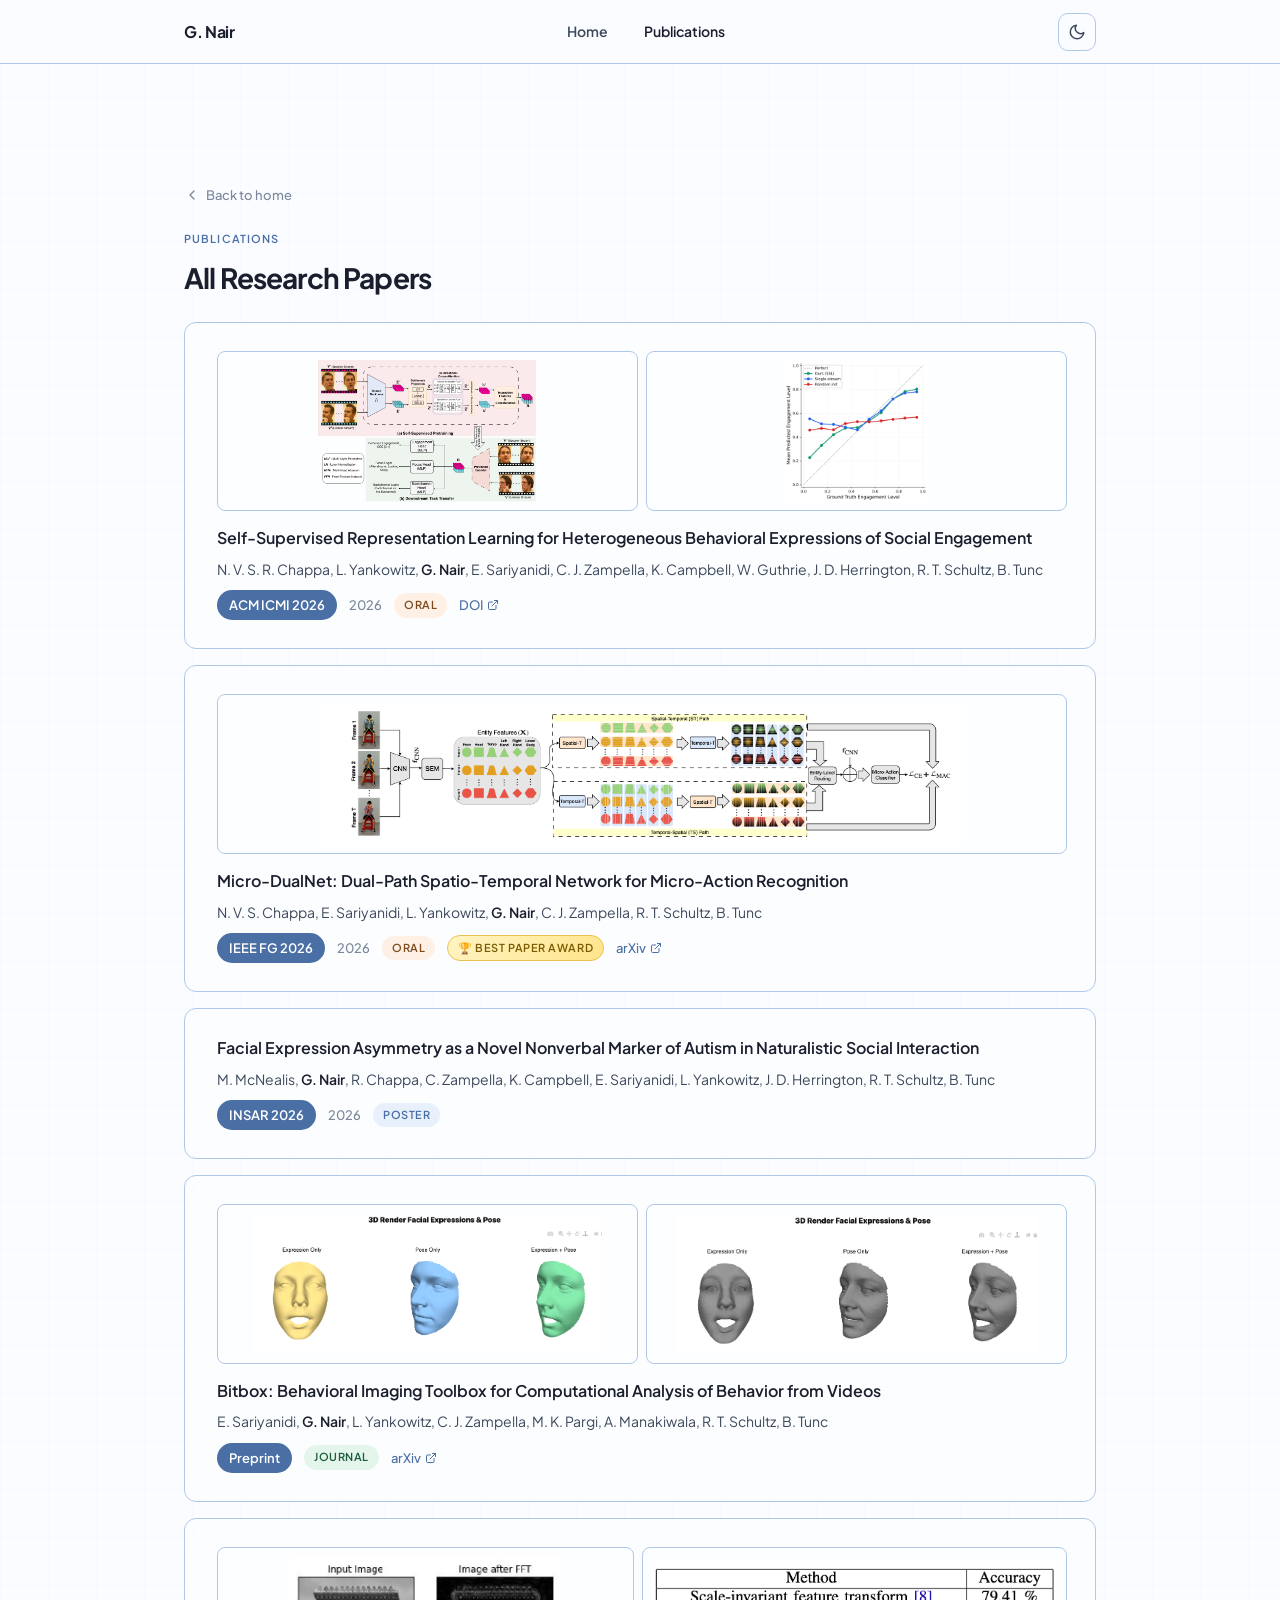
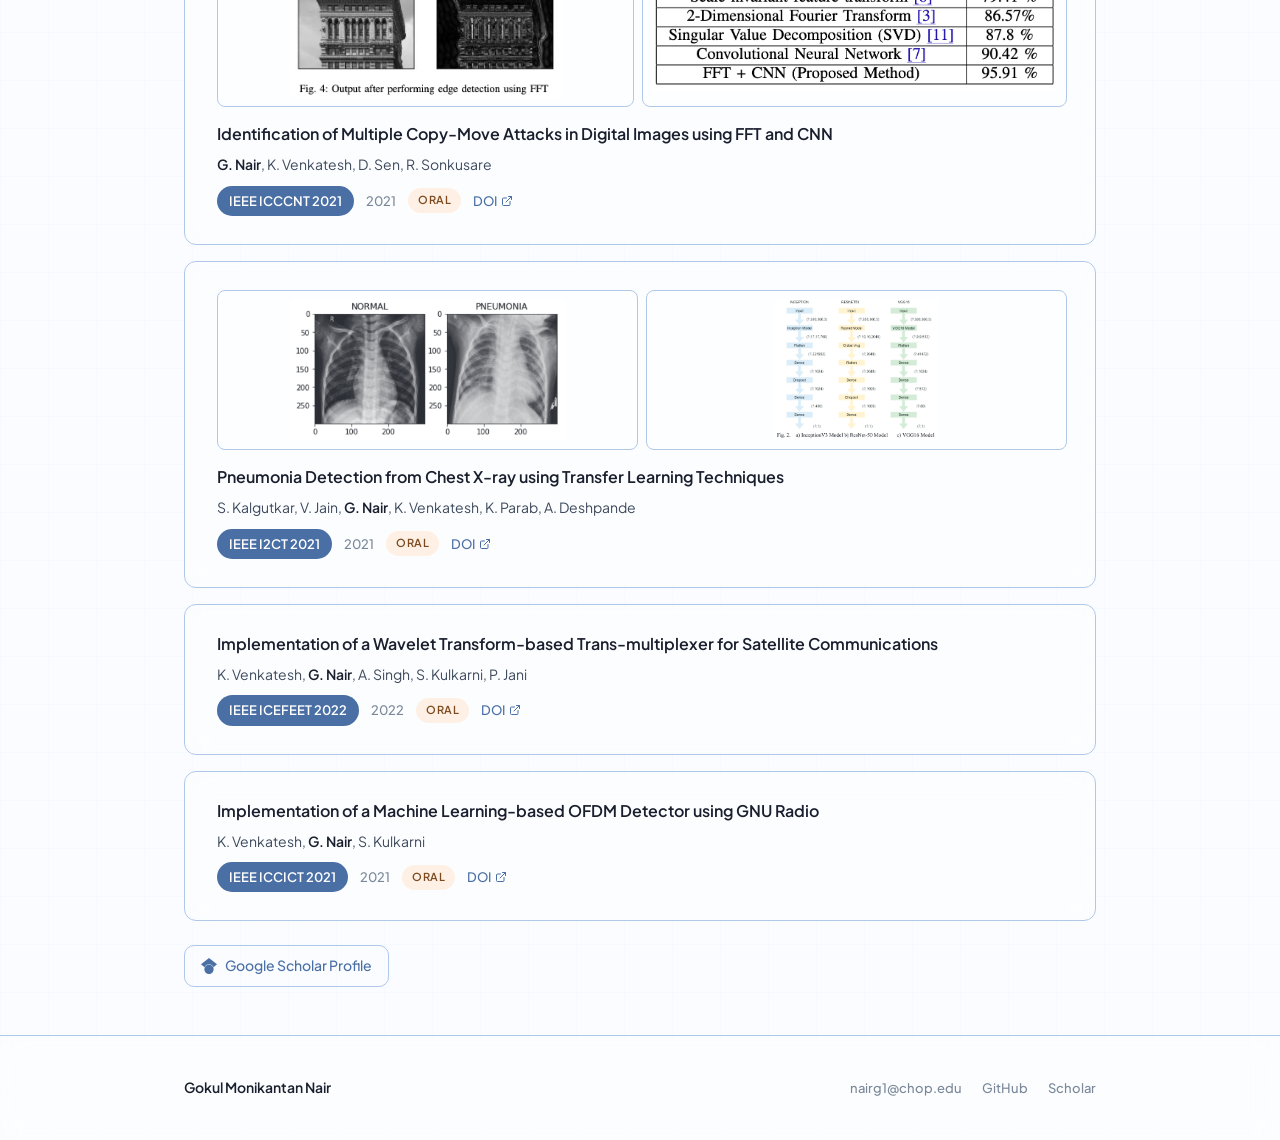
<file: publications.html>
<!DOCTYPE html>
<html lang="en">
<head>
    <meta charset="UTF-8">
    <meta name="viewport" content="width=device-width, initial-scale=1.0">
    <title>Publications — Gokul Monikantan Nair</title>
    <meta name="description" content="Full list of publications by Gokul Monikantan Nair. Computer vision, behavioral analysis, and signal processing research.">
    <link rel="preconnect" href="https://fonts.googleapis.com">
    <link rel="preconnect" href="https://fonts.gstatic.com" crossorigin>
    <link href="https://fonts.googleapis.com/css2?family=Plus+Jakarta+Sans:wght@300;400;500;600;700;800&display=swap" rel="stylesheet">
    <link rel="stylesheet" href="css/style.css?v=7">
</head>
<body>

<!-- ── Navbar ── -->
<nav id="navbar">
    <div class="nav-primary">
        <div class="nav-inner">
            <a href="index.html" class="nav-brand">G. Nair</a>
            <div class="nav-pages">
                <a href="index.html">Home</a>
                <a href="publications.html" class="active">Publications</a>
            </div>
            <div class="nav-right">
                <button class="theme-toggle" id="themeToggle" aria-label="Toggle dark mode">
                    <svg class="icon-moon" viewBox="0 0 24 24" fill="none" stroke="currentColor" stroke-width="2" stroke-linecap="round" stroke-linejoin="round"><path d="M21 12.79A9 9 0 1 1 11.21 3 7 7 0 0 0 21 12.79z"/></svg>
                    <svg class="icon-sun" viewBox="0 0 24 24" fill="none" stroke="currentColor" stroke-width="2" stroke-linecap="round" stroke-linejoin="round"><circle cx="12" cy="12" r="5"/><line x1="12" y1="1" x2="12" y2="3"/><line x1="12" y1="21" x2="12" y2="23"/><line x1="4.22" y1="4.22" x2="5.64" y2="5.64"/><line x1="18.36" y1="18.36" x2="19.78" y2="19.78"/><line x1="1" y1="12" x2="3" y2="12"/><line x1="21" y1="12" x2="23" y2="12"/><line x1="4.22" y1="19.78" x2="5.64" y2="18.36"/><line x1="18.36" y1="5.64" x2="19.78" y2="4.22"/></svg>
                </button>
            </div>
        </div>
    </div>
</nav>

<main>

<section class="section" style="padding-top: 80px;">
    <a href="index.html" style="font-size: 13px; font-weight: 500; color: var(--text-tertiary); display: inline-flex; align-items: center; gap: 6px; margin-bottom: 24px;">
        <svg width="16" height="16" viewBox="0 0 24 24" fill="none" stroke="currentColor" stroke-width="2" stroke-linecap="round" stroke-linejoin="round"><polyline points="15 18 9 12 15 6"/></svg>
        Back to home
    </a>
    <p class="section-label">Publications</p>
    <h2 class="section-title">All Research Papers</h2>

    <div class="pub-list">

        <div class="pub-card">
            <div class="pub-thumb-row">
                <img src="assets/publication assetts/ssl_engagement.png" alt="SSL social engagement method figure" class="pub-thumb">
                <img src="assets/publication assetts/ssl_calibration.png" alt="SSL calibration figure" class="pub-thumb">
            </div>
            <p class="pub-title">Self-Supervised Representation Learning for Heterogeneous Behavioral Expressions of Social Engagement</p>
            <p class="pub-authors">N. V. S. R. Chappa, L. Yankowitz, <strong>G. Nair</strong>, E. Sariyanidi, C. J. Zampella, K. Campbell, W. Guthrie, J. D. Herrington, R. T. Schultz, B. Tunc</p>
            <div class="pub-meta">
                <a href="https://icmi.acm.org/2026/" target="_blank" rel="noopener" class="pub-venue">ACM ICMI 2026</a>
                <span class="pub-year">2026</span>
                <span class="pub-badge pub-badge--oral">Oral</span>
                <a href="https://dl.acm.org/doi/10.1145/3776574.3831170" target="_blank" rel="noopener" class="pub-doi">
                    DOI <svg viewBox="0 0 24 24" fill="none" stroke="currentColor" stroke-width="2" stroke-linecap="round" stroke-linejoin="round"><path d="M18 13v6a2 2 0 0 1-2 2H5a2 2 0 0 1-2-2V8a2 2 0 0 1 2-2h6"/><polyline points="15 3 21 3 21 9"/><line x1="10" y1="14" x2="21" y2="3"/></svg>
                </a>
            </div>
        </div>

        <div class="pub-card">
            <img src="assets/publication assetts/microdualnet.png" alt="Micro-DualNet figure" class="pub-thumb">
            <p class="pub-title">Micro-DualNet: Dual-Path Spatio-Temporal Network for Micro-Action Recognition</p>
            <p class="pub-authors">N. V. S. Chappa, E. Sariyanidi, L. Yankowitz, <strong>G. Nair</strong>, C. J. Zampella, R. T. Schultz, B. Tunc</p>
            <div class="pub-meta">
                <span class="pub-venue">IEEE FG 2026</span>
                <span class="pub-year">2026</span>
                <span class="pub-badge pub-badge--oral">Oral</span>
                <a href="#" class="pub-badge pub-badge--award" data-lightbox="assets/IMG_5913.jpeg" data-lightbox-alt="FG 2026 Best Paper Award certificate">🏆 Best Paper Award</a>
                <a href="https://arxiv.org/abs/2604.21011" target="_blank" rel="noopener" class="pub-doi">
                    arXiv <svg viewBox="0 0 24 24" fill="none" stroke="currentColor" stroke-width="2" stroke-linecap="round" stroke-linejoin="round"><path d="M18 13v6a2 2 0 0 1-2 2H5a2 2 0 0 1-2-2V8a2 2 0 0 1 2-2h6"/><polyline points="15 3 21 3 21 9"/><line x1="10" y1="14" x2="21" y2="3"/></svg>
                </a>
            </div>
        </div>

        <div class="pub-card">
            <p class="pub-title">Facial Expression Asymmetry as a Novel Nonverbal Marker of Autism in Naturalistic Social Interaction</p>
            <p class="pub-authors">M. McNealis, <strong>G. Nair</strong>, R. Chappa, C. Zampella, K. Campbell, E. Sariyanidi, L. Yankowitz, J. D. Herrington, R. T. Schultz, B. Tunc</p>
            <div class="pub-meta">
                <span class="pub-venue">INSAR 2026</span>
                <span class="pub-year">2026</span>
                <span class="pub-badge">Poster</span>
            </div>
        </div>

        <div class="pub-card">
            <div class="pub-thumb-row">
                <img src="assets/publication assetts/bitbox.png" alt="Bitbox figure 1" class="pub-thumb">
                <img src="assets/publication assetts/bitbox2.png" alt="Bitbox figure 2" class="pub-thumb">
            </div>
            <p class="pub-title">Bitbox: Behavioral Imaging Toolbox for Computational Analysis of Behavior from Videos</p>
            <p class="pub-authors">E. Sariyanidi, <strong>G. Nair</strong>, L. Yankowitz, C. J. Zampella, M. K. Pargi, A. Manakiwala, R. T. Schultz, B. Tunc</p>
            <div class="pub-meta">
                <span class="pub-venue">Preprint</span>
                <span class="pub-badge pub-badge--journal">Journal</span>
                <a href="https://arxiv.org/abs/2512.17655" target="_blank" rel="noopener" class="pub-doi">
                    arXiv <svg viewBox="0 0 24 24" fill="none" stroke="currentColor" stroke-width="2" stroke-linecap="round" stroke-linejoin="round"><path d="M18 13v6a2 2 0 0 1-2 2H5a2 2 0 0 1-2-2V8a2 2 0 0 1 2-2h6"/><polyline points="15 3 21 3 21 9"/><line x1="10" y1="14" x2="21" y2="3"/></svg>
                </a>
            </div>
        </div>

        <div class="pub-card">
            <div class="pub-thumb-row">
                <img src="assets/publication assetts/copymove.png" alt="Copy-Move figure 1" class="pub-thumb">
                <img src="assets/publication assetts/copymove_2.png" alt="Copy-Move figure 2" class="pub-thumb">
            </div>
            <p class="pub-title">Identification of Multiple Copy-Move Attacks in Digital Images using FFT and CNN</p>
            <p class="pub-authors"><strong>G. Nair</strong>, K. Venkatesh, D. Sen, R. Sonkusare</p>
            <div class="pub-meta">
                <span class="pub-venue">IEEE ICCCNT 2021</span>
                <span class="pub-year">2021</span>
                <span class="pub-badge pub-badge--oral">Oral</span>
                <a href="https://doi.org/10.1109/ICCCNT51525.2021.9580052" target="_blank" rel="noopener" class="pub-doi">
                    DOI <svg viewBox="0 0 24 24" fill="none" stroke="currentColor" stroke-width="2" stroke-linecap="round" stroke-linejoin="round"><path d="M18 13v6a2 2 0 0 1-2 2H5a2 2 0 0 1-2-2V8a2 2 0 0 1 2-2h6"/><polyline points="15 3 21 3 21 9"/><line x1="10" y1="14" x2="21" y2="3"/></svg>
                </a>
            </div>
        </div>

        <div class="pub-card">
            <div class="pub-thumb-row">
                <img src="assets/publication assetts/pneumonia.png" alt="Pneumonia figure 1" class="pub-thumb">
                <img src="assets/publication assetts/penumonia_2.png" alt="Pneumonia figure 2" class="pub-thumb">
            </div>
            <p class="pub-title">Pneumonia Detection from Chest X-ray using Transfer Learning Techniques</p>
            <p class="pub-authors">S. Kalgutkar, V. Jain, <strong>G. Nair</strong>, K. Venkatesh, K. Parab, A. Deshpande</p>
            <div class="pub-meta">
                <span class="pub-venue">IEEE I2CT 2021</span>
                <span class="pub-year">2021</span>
                <span class="pub-badge pub-badge--oral">Oral</span>
                <a href="https://doi.org/10.1109/I2CT51068.2021.9417872" target="_blank" rel="noopener" class="pub-doi">
                    DOI <svg viewBox="0 0 24 24" fill="none" stroke="currentColor" stroke-width="2" stroke-linecap="round" stroke-linejoin="round"><path d="M18 13v6a2 2 0 0 1-2 2H5a2 2 0 0 1-2-2V8a2 2 0 0 1 2-2h6"/><polyline points="15 3 21 3 21 9"/><line x1="10" y1="14" x2="21" y2="3"/></svg>
                </a>
            </div>
        </div>

        <div class="pub-card">
            <p class="pub-title">Implementation of a Wavelet Transform-based Trans-multiplexer for Satellite Communications</p>
            <p class="pub-authors">K. Venkatesh, <strong>G. Nair</strong>, A. Singh, S. Kulkarni, P. Jani</p>
            <div class="pub-meta">
                <span class="pub-venue">IEEE ICEFEET 2022</span>
                <span class="pub-year">2022</span>
                <span class="pub-badge pub-badge--oral">Oral</span>
                <a href="https://doi.org/10.1109/ICEFEET51821.2022.9847992" target="_blank" rel="noopener" class="pub-doi">
                    DOI <svg viewBox="0 0 24 24" fill="none" stroke="currentColor" stroke-width="2" stroke-linecap="round" stroke-linejoin="round"><path d="M18 13v6a2 2 0 0 1-2 2H5a2 2 0 0 1-2-2V8a2 2 0 0 1 2-2h6"/><polyline points="15 3 21 3 21 9"/><line x1="10" y1="14" x2="21" y2="3"/></svg>
                </a>
            </div>
        </div>

        <div class="pub-card">
            <p class="pub-title">Implementation of a Machine Learning-based OFDM Detector using GNU Radio</p>
            <p class="pub-authors">K. Venkatesh, <strong>G. Nair</strong>, S. Kulkarni</p>
            <div class="pub-meta">
                <span class="pub-venue">IEEE ICCICT 2021</span>
                <span class="pub-year">2021</span>
                <span class="pub-badge pub-badge--oral">Oral</span>
                <a href="https://doi.org/10.1109/ICCICT50803.2021.9510060" target="_blank" rel="noopener" class="pub-doi">
                    DOI <svg viewBox="0 0 24 24" fill="none" stroke="currentColor" stroke-width="2" stroke-linecap="round" stroke-linejoin="round"><path d="M18 13v6a2 2 0 0 1-2 2H5a2 2 0 0 1-2-2V8a2 2 0 0 1 2-2h6"/><polyline points="15 3 21 3 21 9"/><line x1="10" y1="14" x2="21" y2="3"/></svg>
                </a>
            </div>
        </div>

    </div>

    <a href="https://scholar.google.com/citations?user=rhHh-7oAAAAJ&hl=en" target="_blank" rel="noopener" class="scholar-link" style="margin-top: 24px;">
        <svg viewBox="0 0 24 24" fill="currentColor"><path d="M5.242 13.769L0 9.5 12 0l12 9.5-5.242 4.269C17.548 11.249 14.978 9.5 12 9.5c-2.977 0-5.548 1.748-6.758 4.269zM12 10a7 7 0 1 0 0 14 7 7 0 0 0 0-14z"/></svg>
        Google Scholar Profile
    </a>
</section>

</main>

<!-- ── Footer ── -->
<footer>
    <div class="footer-inner">
        <span class="footer-name">Gokul Monikantan Nair</span>
        <div class="footer-links">
            <a href="mailto:nairg1@chop.edu">nairg1@chop.edu</a>
            <a href="https://github.com/nairg1" target="_blank" rel="noopener">GitHub</a>
            <a href="https://scholar.google.com/citations?user=rhHh-7oAAAAJ&hl=en" target="_blank" rel="noopener">Scholar</a>
        </div>
    </div>
</footer>

<!-- ── Lightbox ── -->
<div class="lightbox" id="lightbox" role="dialog" aria-modal="true" aria-label="Image preview" hidden>
    <button class="lightbox-close" id="lightboxClose" aria-label="Close">
        <svg viewBox="0 0 24 24" fill="none" stroke="currentColor" stroke-width="2.5" stroke-linecap="round" stroke-linejoin="round"><line x1="18" y1="6" x2="6" y2="18"/><line x1="6" y1="6" x2="18" y2="18"/></svg>
    </button>
    <img class="lightbox-img" id="lightboxImg" alt="">
</div>

<script src="js/main.js?v=3"></script>
</body>
</html>
</file>
<file: css/style.css>
/* ── Reset & Base ── */
*, *::before, *::after { margin: 0; padding: 0; box-sizing: border-box; }

:root {
    --accent: #4a6fa5;
    --accent-light: #6b8fc0;
    --accent-bg: #e8f0fc;
    --bg: #fafcff;
    --bg-card: rgba(255, 255, 255, 0.35);
    --text: #1a1f2e;
    --text-secondary: #3d4a5c;
    --text-tertiary: #7a8899;
    --border: #b0c8e8;
    --gold: #4a6fa5;
    --sand: #dce8f5;
    --sage: #b8d0ed;
    --shadow-sm: 0 1px 2px rgba(26,31,46,0.06);
    --shadow-md: 0 4px 16px rgba(26,31,46,0.08), 0 1px 3px rgba(26,31,46,0.04);
    --shadow-lg: 0 12px 32px rgba(26,31,46,0.1), 0 4px 8px rgba(26,31,46,0.04);
    --radius: 12px;
    --nav-height: 64px;
    --max-w: 960px;
    --nav-bg: rgba(250, 252, 255, 0.8);
    --nav-bg-scroll: rgba(250, 252, 255, 0.95);
    --mesh: rgba(74, 111, 165, 0.02);
}

[data-theme="dark"] {
    --accent: #6b8fc0;
    --accent-light: #8dadd6;
    --accent-bg: rgba(74, 111, 165, 0.12);
    --bg: #0c0f14;
    --bg-card: #141820;
    --text: #dce4f0;
    --text-secondary: #94a3b8;
    --text-tertiary: #5c6b80;
    --border: #1e2a3a;
    --gold: #6b8fc0;
    --sand: #1a2535;
    --sage: #1e2a3a;
    --shadow-sm: 0 1px 2px rgba(0,0,0,0.4);
    --shadow-md: 0 4px 16px rgba(0,0,0,0.35), 0 1px 3px rgba(0,0,0,0.25);
    --shadow-lg: 0 12px 32px rgba(0,0,0,0.45), 0 4px 8px rgba(0,0,0,0.25);
    --nav-bg: rgba(14, 14, 12, 0.8);
    --nav-bg-scroll: rgba(14, 14, 12, 0.95);
    --mesh: rgba(107, 143, 192, 0.06);
}

html { scroll-behavior: smooth; scroll-padding-top: calc(var(--nav-height) + 40px + 24px); }

body {
    font-family: 'Plus Jakarta Sans', -apple-system, BlinkMacSystemFont, 'Segoe UI', sans-serif;
    background-color: var(--bg);
    background-image:
        linear-gradient(to right, var(--mesh) 1px, transparent 1px),
        linear-gradient(to bottom, var(--mesh) 1px, transparent 1px);
    background-size: 48px 48px;
    color: var(--text);
    line-height: 1.7;
    font-size: 15px;
    -webkit-font-smoothing: antialiased;
    -moz-osx-font-smoothing: grayscale;
    transition: background 0.4s, color 0.4s;
}

::selection { background: var(--accent); color: #fff; }

a { color: var(--accent); text-decoration: none; transition: color 0.2s; }
a:hover { color: var(--accent-light); }



/* ── Animations ── */
@keyframes fadeUp {
    from { opacity: 0; transform: translateY(24px); }
    to { opacity: 1; transform: translateY(0); }
}
@keyframes fadeIn {
    from { opacity: 0; }
    to { opacity: 1; }
}

.animate-on-scroll {
    opacity: 0;
    transform: translateY(24px);
    transition: opacity 0.6s cubic-bezier(0.22, 1, 0.36, 1), transform 0.6s cubic-bezier(0.22, 1, 0.36, 1);
}
.animate-on-scroll.visible {
    opacity: 1;
    transform: translateY(0);
}
.animate-on-scroll.visible.delay-1 { transition-delay: 0.1s; }
.animate-on-scroll.visible.delay-2 { transition-delay: 0.2s; }
.animate-on-scroll.visible.delay-3 { transition-delay: 0.3s; }
.animate-on-scroll.visible.delay-4 { transition-delay: 0.4s; }

/* ── Navbar ── */
nav {
    position: fixed;
    top: 0; left: 0; right: 0;
    z-index: 1000;
    transition: box-shadow 0.3s;
}
nav.scrolled {
    box-shadow: 0 1px 12px rgba(0,0,0,0.06);
}

/* Primary bar */
.nav-primary {
    height: var(--nav-height);
    background: var(--nav-bg);
    backdrop-filter: blur(16px);
    -webkit-backdrop-filter: blur(16px);
    border-bottom: 1px solid var(--border);
}
.nav-inner {
    max-width: var(--max-w);
    margin: 0 auto;
    padding: 0 24px;
    height: 100%;
    display: flex;
    align-items: center;
    justify-content: space-between;
}
.nav-brand {
    font-weight: 700;
    font-size: 16px;
    color: var(--text);
    letter-spacing: -0.02em;
}
.nav-pages { display: flex; gap: 4px; }
.nav-pages a {
    color: var(--text-secondary);
    font-size: 14px;
    font-weight: 600;
    padding: 6px 16px;
    border-radius: 8px;
    transition: color 0.2s, background 0.2s;
}
.nav-pages a:hover, .nav-pages a.active {
    color: var(--text);
}
.nav-right {
    display: flex;
    align-items: center;
    gap: 8px;
}

/* Sub bar */
.nav-sub {
    height: 40px;
    background: var(--nav-bg-scroll);
    border-bottom: 1px solid var(--border);
}
.nav-sub .nav-inner { height: 40px; justify-content: center; }
.nav-sections { display: flex; gap: 4px; }
.nav-sections a {
    color: var(--text-tertiary);
    font-size: 12px;
    font-weight: 500;
    padding: 4px 12px;
    border-radius: 6px;
    transition: color 0.2s, background 0.2s;
}
.nav-sections a:hover, .nav-sections a.active {
    color: var(--accent);
    background: var(--accent-bg);
}

.nav-mobile-toggle {
    display: none;
    background: none;
    border: none;
    cursor: pointer;
    padding: 8px;
    color: var(--text);
}
.nav-mobile-toggle svg { display: block; }

/* ── Layout ── */
main { padding-top: calc(var(--nav-height) + 40px); }
.section {
    max-width: var(--max-w);
    margin: 0 auto;
    padding: 48px 24px;
}
.section-label {
    font-size: 11px;
    font-weight: 600;
    text-transform: uppercase;
    letter-spacing: 0.1em;
    color: var(--accent);
    margin-bottom: 12px;
}
.section-title {
    font-size: 28px;
    font-weight: 700;
    letter-spacing: -0.03em;
    color: var(--text);
    margin-bottom: 28px;
    line-height: 1.2;
}
.divider {
    max-width: var(--max-w);
    margin: 0 auto;
    padding: 0 24px;
}
.divider hr {
    border: none;
    height: 1px;
    background: var(--border);
}

/* ── News ── */
.news-list {
    display: flex;
    flex-direction: column;
    max-height: 200px;
    overflow-y: auto;
    scrollbar-width: thin;
    scrollbar-color: var(--border) transparent;
    padding: 0 12px 0 0;
    position: relative;
}
.news-list::-webkit-scrollbar { width: 3px; }
.news-list::-webkit-scrollbar-track { background: transparent; }
.news-list::-webkit-scrollbar-thumb { background: var(--border); border-radius: 3px; }
.news-list::after {
    content: '';
    position: sticky;
    bottom: 0;
    left: 0;
    right: 0;
    height: 48px;
    background: linear-gradient(transparent, var(--bg));
    pointer-events: none;
    display: block;
}
.news-item {
    display: flex;
    gap: 20px;
    padding: 14px 0;
    border-bottom: 1px solid var(--border);
    align-items: baseline;
}
.news-item:last-child { border-bottom: none; }
.news-date {
    font-size: 13px;
    font-weight: 600;
    color: var(--text-tertiary);
    white-space: nowrap;
    min-width: 90px;
    font-variant-numeric: tabular-nums;
}
.news-text {
    font-size: 14px;
    color: var(--text-secondary);
    line-height: 1.6;
}
.news-text strong { color: var(--text); font-weight: 600; }
.news-icon {
    width: 18px;
    height: 18px;
    object-fit: contain;
    vertical-align: -3px;
    margin-right: 2px;
}

/* ── Hero ── */
.hero {
    max-width: var(--max-w);
    margin: 0 auto;
    padding: 80px 24px 48px;
    display: flex;
    align-items: center;
    gap: 48px;
}
.hero-photo-wrap {
    display: flex;
    flex-direction: column;
    align-items: center;
    gap: 14px;
    flex-shrink: 0;
}
.hero-address {
    font-size: 13px;
    color: var(--text-tertiary);
    line-height: 1.6;
    text-align: center;
    letter-spacing: 0.01em;
}
.hero-text { flex: 1; min-width: 0; }
.hero-photo {
    width: 220px;
    height: 220px;
    border-radius: 50%;
    overflow: hidden;
    flex-shrink: 0;
    box-shadow: var(--shadow-md);
}
.hero-photo img {
    width: 100%;
    height: 100%;
    object-fit: cover;
    border-radius: 50%;
    filter: grayscale(20%);
    transition: filter 0.4s;
}
.hero-photo:hover img {
    filter: grayscale(0%);
}
.hero h1 {
    font-size: clamp(40px, 7vw, 60px);
    font-weight: 400;
    letter-spacing: -0.04em;
    line-height: 1.1;
    margin-bottom: 20px;
    color: var(--text);
}
.hero h1 .hero-first-name {
    font-weight: 800;
    color: var(--accent);
}
.hero h1 .hero-word {
    display: inline-block;
    opacity: 0;
    filter: blur(8px);
    transform: translateY(30px) scale(0.95);
    animation: heroWordIn 0.8s cubic-bezier(0.16, 1, 0.3, 1) forwards;
}
.hero h1 .hero-word:nth-child(1) { animation-delay: 0.2s; }
.hero h1 .hero-word:nth-child(2) { animation-delay: 0.4s; }
.hero h1 .hero-word:nth-child(3) { animation-delay: 0.6s; }
@keyframes heroWordIn {
    0% { opacity: 0; filter: blur(8px); transform: translateY(30px) scale(0.95); }
    60% { opacity: 1; filter: blur(0); transform: translateY(-4px) scale(1.02); }
    100% { opacity: 1; filter: blur(0); transform: translateY(0) scale(1); }
}

/* Stagger the bio and links too */
.hero-bio {
    animation: heroFadeIn 0.7s cubic-bezier(0.16, 1, 0.3, 1) 0.8s both;
}
.hero-links {
    animation: heroFadeIn 0.7s cubic-bezier(0.16, 1, 0.3, 1) 1s both;
}
.hero-photo-wrap {
    animation: heroPhotoIn 0.9s cubic-bezier(0.16, 1, 0.3, 1) 0.1s both;
}
@keyframes heroFadeIn {
    from { opacity: 0; transform: translateY(16px); }
    to { opacity: 1; transform: translateY(0); }
}
@keyframes heroPhotoIn {
    from { opacity: 0; transform: scale(0.9); }
    to { opacity: 1; transform: scale(1); }
}
.hero-bio {
    font-size: 17px;
    line-height: 1.8;
    color: var(--text-secondary);
    max-width: 600px;
    margin-bottom: 32px;
}
.hero-links {
    display: flex;
    gap: 16px;
    flex-wrap: wrap;
    justify-content: space-between;
    max-width: 360px;
}
.hero-link.icon-only {
    width: 40px;
    height: 40px;
    padding: 0;
    justify-content: center;
    background: transparent;
    border: none;
    color: var(--text-secondary);
}
.hero-link.icon-only:hover {
    color: var(--accent);
    transform: translateY(-2px);
    background: transparent;
    box-shadow: none;
}
.hero-link.icon-only svg { width: 20px; height: 20px; }
.hero-link {
    display: inline-flex;
    align-items: center;
    gap: 8px;
    padding: 10px 20px;
    border-radius: 10px;
    font-size: 14px;
    font-weight: 500;
    transition: all 0.25s cubic-bezier(0.22, 1, 0.36, 1);
}
.hero-link.primary {
    background: var(--accent);
    color: #fff;
}
.hero-link.primary:hover {
    background: var(--accent-light);
    color: #fff;
    transform: translateY(-1px);
    box-shadow: 0 4px 14px rgba(74, 111, 165, 0.25);
}
.hero-link.secondary {
    background: var(--bg-card);
    color: var(--text);
    border: 1px solid var(--border);
}
.hero-link.secondary:hover {
    border-color: var(--accent);
    color: var(--accent);
    transform: translateY(-1px);
    box-shadow: var(--shadow-md);
}
.hero-link svg { width: 16px; height: 16px; flex-shrink: 0; }

/* ── Dark mode toggle ── */
.theme-toggle {
    background: none;
    border: 1px solid var(--border);
    border-radius: 10px;
    width: 38px;
    height: 38px;
    display: flex;
    align-items: center;
    justify-content: center;
    cursor: pointer;
    color: var(--text-secondary);
    transition: color 0.3s, border-color 0.3s, background 0.3s;
    flex-shrink: 0;
}
.theme-toggle:hover {
    color: var(--accent);
    border-color: var(--accent);
    background: var(--accent-bg);
}
.theme-toggle svg { width: 18px; height: 18px; }
.theme-toggle .icon-sun { display: none; }
.theme-toggle .icon-moon { display: block; }
[data-theme="dark"] .theme-toggle .icon-sun { display: block; }
[data-theme="dark"] .theme-toggle .icon-moon { display: none; }

/* ── Education ── */
.edu-grid { display: flex; flex-direction: column; gap: 16px; }
.edu-card {
    background: var(--bg-card);
    backdrop-filter: blur(12px);
    -webkit-backdrop-filter: blur(12px);
    border: 1px solid var(--border);
    border-radius: var(--radius);
    padding: 24px 28px;
    display: flex;
    align-items: center;
    gap: 18px;
    transition: box-shadow 0.3s, transform 0.3s, border-color 0.3s;
}
.edu-card:hover {
    box-shadow: var(--shadow-md);
    transform: translateY(-2px);
    border-color: var(--accent-light);
}
.edu-logo {
    width: 44px;
    height: 44px;
    flex-shrink: 0;
    display: flex;
    align-items: center;
    justify-content: center;
}
.edu-logo img {
    width: 100%;
    height: 100%;
    object-fit: contain;
    filter: none;
    opacity: 1;
    transition: filter 0.4s, opacity 0.4s;
}
.edu-card:hover .edu-logo img {
    filter: none;
    opacity: 1;
}
.edu-info { flex: 1; min-width: 0; }
.edu-card--courses { align-items: flex-start; }
.edu-card--courses .edu-logo { margin-top: 2px; }
.edu-courses-toggle {
    display: inline-flex;
    align-items: center;
    gap: 6px;
    font-size: 13px;
    font-weight: 500;
    color: var(--accent);
    background: none;
    border: none;
    cursor: pointer;
    padding: 4px 0;
    margin-top: 6px;
    transition: color 0.2s;
}
.edu-courses-toggle:hover { color: var(--accent-light); }
.edu-courses-toggle svg {
    width: 14px;
    height: 14px;
    transition: transform 0.3s cubic-bezier(0.22, 1, 0.36, 1);
}
.edu-courses-toggle.open svg { transform: rotate(180deg); }
.edu-courses {
    max-height: 0;
    overflow: hidden;
    transition: max-height 0.4s cubic-bezier(0.22, 1, 0.36, 1), opacity 0.3s;
    opacity: 0;
}
.edu-courses.open {
    max-height: 300px;
    opacity: 1;
}
.edu-courses ul {
    list-style: none;
    display: flex;
    flex-wrap: wrap;
    gap: 6px;
    padding-top: 10px;
}
.edu-courses li {
    font-size: 12px;
    font-weight: 500;
    color: var(--text-secondary);
    background: var(--bg);
    border: 1px solid var(--border);
    padding: 5px 12px;
    border-radius: 6px;
    transition: border-color 0.2s, color 0.2s;
}
.edu-courses li:hover {
    border-color: var(--accent-light);
    color: var(--accent);
}
.edu-degree {
    font-size: 16px;
    font-weight: 600;
    color: var(--text);
    margin-bottom: 4px;
}
.edu-gpa {
    font-size: 12px;
    font-weight: 500;
    color: var(--text-tertiary);
    margin-left: 8px;
}
.edu-school {
    font-size: 14px;
    color: var(--text-secondary);
}
.edu-year {
    font-size: 13px;
    font-weight: 500;
    color: var(--text-tertiary);
    white-space: nowrap;
    background: var(--bg);
    padding: 4px 12px;
    border-radius: 100px;
}

/* ── Experience ── */
.timeline { position: relative; }
.timeline::before {
    content: '';
    position: absolute;
    left: 15px;
    top: 8px;
    bottom: 8px;
    width: 2px;
    border: none;
    background: repeating-linear-gradient(
        to bottom,
        var(--border) 0px,
        var(--border) 8px,
        transparent 8px,
        transparent 20px
    );
}
.timeline-item {
    position: relative;
    padding-left: 48px;
    padding-bottom: 40px;
    display: flex;
    align-items: center;
}
.timeline-item:last-child { padding-bottom: 0; }
.timeline-dot {
    position: absolute;
    left: 9px;
    width: 14px;
    height: 14px;
    border-radius: 50%;
    background: var(--bg);
    border: 2px solid var(--border);
    z-index: 1;
    transition: all 0.4s cubic-bezier(0.22, 1, 0.36, 1);
    box-shadow: 0 0 0 4px var(--bg);
}
.timeline-item:first-child .timeline-dot {
    background: var(--accent);
    border-color: var(--accent);
    box-shadow: 0 0 0 4px var(--bg), 0 0 0 6px var(--accent-bg);
}
.timeline-item:hover .timeline-dot {
    background: var(--accent);
    border-color: var(--accent);
    transform: scale(1.3);
    box-shadow: 0 0 0 4px var(--bg), 0 0 0 6px var(--accent-bg);
}
.timeline-card {
    background: var(--bg-card);
    backdrop-filter: blur(12px);
    -webkit-backdrop-filter: blur(12px);
    border: 1px solid var(--border);
    border-radius: var(--radius);
    padding: 24px 28px;
    transition: box-shadow 0.3s, transform 0.3s, border-color 0.3s;
    display: flex;
    gap: 20px;
    align-items: flex-start;
}
.timeline-item:hover .timeline-card {
    box-shadow: var(--shadow-md);
    transform: translateY(-2px);
    border-color: var(--accent-light);
}
.timeline-logo {
    width: 32px;
    height: 32px;
    border-radius: 50%;
    flex-shrink: 0;
    overflow: hidden;
    background: var(--sage);
}
.timeline-logo img {
    width: 100%;
    height: 100%;
    object-fit: cover;
    filter: none;
    opacity: 1;
    transition: filter 0.4s, opacity 0.4s;
}
.timeline-item:hover .timeline-logo img {
    filter: none;
    opacity: 1;
}
.timeline-content { flex: 1; min-width: 0; }
.timeline-header {
    display: flex;
    justify-content: space-between;
    align-items: flex-start;
    gap: 12px;
    margin-bottom: 8px;
    flex-wrap: wrap;
}
.timeline-role {
    font-size: 16px;
    font-weight: 600;
    color: var(--text);
}
.timeline-date {
    font-size: 13px;
    font-weight: 500;
    color: var(--text-tertiary);
    white-space: nowrap;
    background: var(--bg);
    padding: 4px 12px;
    border-radius: 100px;
}
.timeline-org {
    font-size: 14px;
    color: var(--accent);
    font-weight: 500;
    margin-bottom: 10px;
}
.timeline-desc {
    font-size: 14px;
    color: var(--text-secondary);
    line-height: 1.7;
}

/* ── Publications ── */
.pub-list { display: flex; flex-direction: column; gap: 16px; }
.pub-thumb {
    width: 100%;
    height: 160px;
    object-fit: contain;
    border-radius: 8px;
    margin-bottom: 16px;
    border: 1px solid var(--border);
    display: block;
    background: var(--bg-card);
    padding: 8px;
    transition: transform 0.35s cubic-bezier(0.22, 1, 0.36, 1);
}
.pub-card:hover .pub-thumb {
    transform: scale(1.02);
}
.pub-thumb-row {
    display: flex;
    gap: 8px;
    margin-bottom: 16px;
}
.pub-thumb-row .pub-thumb {
    width: 50%;
    margin-bottom: 0;
}

.pub-card {
    background: var(--bg-card);
    backdrop-filter: blur(12px);
    -webkit-backdrop-filter: blur(12px);
    border: 1px solid var(--border);
    border-radius: var(--radius);
    padding: 28px;
    padding-left: 32px;
    transition: transform 0.35s cubic-bezier(0.22, 1, 0.36, 1),
                box-shadow 0.35s cubic-bezier(0.22, 1, 0.36, 1),
                border-color 0.35s cubic-bezier(0.22, 1, 0.36, 1),
                background 0.35s cubic-bezier(0.22, 1, 0.36, 1);
    position: relative;
    overflow: hidden;
}
.pub-card::before {
    content: '';
    position: absolute;
    left: 0;
    top: 0;
    bottom: 0;
    width: 3px;
    background: var(--accent);
    transform: scaleY(0);
    transform-origin: top;
    transition: transform 0.4s cubic-bezier(0.22, 1, 0.36, 1);
}
.pub-card:hover {
    box-shadow: var(--shadow-lg);
    transform: translateY(-4px);
    border-color: var(--accent-light);
    background: var(--accent-bg);
}
.pub-card:hover::before {
    transform: scaleY(1);
}
.pub-card .pub-title,
.pub-card .pub-authors,
.pub-card .pub-meta {
    transition: transform 0.35s cubic-bezier(0.22, 1, 0.36, 1);
}
.pub-card:hover .pub-title { transform: translateX(4px); }
.pub-title {
    font-size: 16px;
    font-weight: 600;
    color: var(--text);
    margin-bottom: 8px;
    line-height: 1.4;
}
.pub-authors {
    font-size: 14px;
    color: var(--text-secondary);
    margin-bottom: 10px;
    line-height: 1.6;
}
.pub-authors strong { color: var(--text); font-weight: 600; }
.pub-meta {
    display: flex;
    align-items: center;
    gap: 12px;
    flex-wrap: wrap;
}
.pub-venue {
    font-size: 13px;
    font-weight: 600;
    color: #fff;
    background: var(--gold);
    padding: 4px 12px;
    border-radius: 100px;
}
a.pub-venue:hover {
    color: #fff;
    filter: brightness(1.1);
}
.pub-year {
    font-size: 13px;
    color: var(--text-tertiary);
    font-weight: 500;
}
.pub-doi {
    font-size: 13px;
    font-weight: 500;
    color: var(--accent);
    display: inline-flex;
    align-items: center;
    gap: 4px;
    transition: color 0.2s;
}
.pub-doi:hover { color: var(--accent-light); }
.pub-doi svg { width: 12px; height: 12px; }
.pub-badge {
    font-size: 11px;
    font-weight: 600;
    text-transform: uppercase;
    letter-spacing: 0.05em;
    color: var(--accent);
    background: var(--accent-bg);
    padding: 3px 10px;
    border-radius: 100px;
}
.pub-badge--oral {
    color: #7c4a1e;
    background: #fef0e4;
}
.pub-badge--journal {
    color: #1a5c38;
    background: #e4f5ec;
}
.pub-badge--award {
    color: #7a5a00;
    background: linear-gradient(135deg, #fff4c4 0%, #ffe48a 100%);
    border: 1px solid #e6c14a;
    text-decoration: none;
    cursor: pointer;
    transition: transform 0.15s ease, box-shadow 0.2s ease;
}
.pub-badge--award:hover {
    transform: translateY(-1px);
    box-shadow: 0 4px 10px rgba(230, 193, 74, 0.35);
}
[data-theme="dark"] .pub-badge--oral { color: #e8a87c; background: rgba(228, 120, 40, 0.12); }
[data-theme="dark"] .pub-badge--journal { color: #5ec48a; background: rgba(40, 180, 100, 0.1); }
[data-theme="dark"] .pub-badge--award {
    color: #ffd86b;
    background: rgba(230, 193, 74, 0.12);
    border-color: rgba(230, 193, 74, 0.4);
}

/* ── Award link in news ── */
.award-link {
    color: #b8860b;
    text-decoration: none;
    border-bottom: 1px dashed rgba(184, 134, 11, 0.5);
    cursor: pointer;
    transition: color 0.2s, border-color 0.2s;
}
.award-link:hover {
    color: #d4a017;
    border-bottom-color: #d4a017;
}
[data-theme="dark"] .award-link {
    color: #ffd86b;
    border-bottom-color: rgba(255, 216, 107, 0.5);
}
[data-theme="dark"] .award-link:hover { color: #ffe89a; border-bottom-color: #ffe89a; }

/* ── Lightbox ── */
.lightbox {
    position: fixed;
    inset: 0;
    background: rgba(0, 0, 0, 0.85);
    display: flex;
    align-items: center;
    justify-content: center;
    z-index: 1000;
    padding: 24px;
    opacity: 0;
    transition: opacity 0.2s ease;
}
.lightbox[hidden] { display: none; }
.lightbox.visible { opacity: 1; }
.lightbox-img {
    max-width: min(95vw, 1100px);
    max-height: 90vh;
    border-radius: 8px;
    box-shadow: 0 20px 60px rgba(0, 0, 0, 0.5);
    object-fit: contain;
    background: #fff;
}
.lightbox-close {
    position: absolute;
    top: 18px;
    right: 18px;
    width: 40px;
    height: 40px;
    border-radius: 50%;
    background: rgba(255, 255, 255, 0.12);
    color: #fff;
    border: none;
    cursor: pointer;
    display: flex;
    align-items: center;
    justify-content: center;
    transition: background 0.2s;
}
.lightbox-close:hover { background: rgba(255, 255, 255, 0.25); }
.lightbox-close svg { width: 20px; height: 20px; }
.scholar-link {
    display: inline-flex;
    align-items: center;
    gap: 8px;
    margin-top: 24px;
    font-size: 14px;
    font-weight: 500;
    color: var(--accent);
    padding: 8px 16px;
    border: 1px solid var(--border);
    border-radius: 10px;
    transition: all 0.25s;
}
.scholar-link:hover {
    border-color: var(--accent);
    background: var(--accent-bg);
    transform: translateY(-1px);
}
.scholar-link svg { width: 16px; height: 16px; }
.pub-links {
    display: flex;
    gap: 12px;
    margin-top: 24px;
    flex-wrap: wrap;
}

/* ── Projects ── */
.project-grid { display: flex; flex-direction: column; gap: 16px; }
.project-card {
    background: var(--bg-card);
    backdrop-filter: blur(12px);
    -webkit-backdrop-filter: blur(12px);
    border: 1px solid var(--border);
    border-radius: var(--radius);
    padding: 28px;
    transition: box-shadow 0.3s, transform 0.3s, border-color 0.3s;
}
.project-card:hover {
    box-shadow: var(--shadow-md);
    transform: translateY(-2px);
    border-color: var(--accent-light);
}
.project-title {
    font-size: 16px;
    font-weight: 600;
    color: var(--text);
    margin-bottom: 8px;
}
.project-desc {
    font-size: 14px;
    color: var(--text-secondary);
    line-height: 1.7;
    margin-bottom: 14px;
}
.project-tags { display: flex; flex-wrap: wrap; gap: 6px; }
.project-tag {
    font-size: 12px;
    font-weight: 500;
    color: var(--accent);
    background: var(--accent-bg);
    padding: 4px 10px;
    border-radius: 6px;
}

/* ── Skills ── */
#skills .skills-tags {
    display: grid;
    grid-template-columns: repeat(auto-fill, minmax(140px, 1fr));
    gap: 10px;
}
#skills .skill-tag {
    justify-content: center;
}
.skills-group { margin-bottom: 28px; }
.skills-group:last-child { margin-bottom: 0; }
.skills-group-title {
    font-size: 13px;
    font-weight: 600;
    color: var(--text-tertiary);
    text-transform: uppercase;
    letter-spacing: 0.08em;
    margin-bottom: 12px;
}
.skills-tags { display: flex; flex-wrap: wrap; gap: 10px; }
.skill-tag {
    display: inline-flex;
    align-items: center;
    gap: 10px;
    font-size: 13px;
    font-weight: 500;
    color: var(--text);
    background: var(--bg-card);
    backdrop-filter: blur(12px);
    -webkit-backdrop-filter: blur(12px);
    border: 1px solid var(--border);
    padding: 10px 18px;
    border-radius: 10px;
    transition: all 0.3s cubic-bezier(0.22, 1, 0.36, 1);
    cursor: default;
}
.skill-tag:hover {
    border-color: var(--accent);
    color: var(--accent);
    background: var(--accent-bg);
    transform: translateY(-3px);
    box-shadow: var(--shadow-md);
}
.skill-tag i,
.skill-tag svg {
    font-size: 20px;
    width: 20px;
    height: 20px;
    flex-shrink: 0;
    transition: transform 0.3s cubic-bezier(0.22, 1, 0.36, 1);
}
.skill-tag:hover i,
.skill-tag:hover svg {
    transform: scale(1.15);
}
.skill-tag .skill-icon-color { color: var(--text-tertiary); transition: color 0.3s; }
.skill-tag:hover .skill-icon-color { color: var(--accent); }

/* ── Footer ── */
footer {
    border-top: 1px solid var(--border);
    background: var(--bg-card);
    backdrop-filter: blur(12px);
    -webkit-backdrop-filter: blur(12px);
}
.footer-inner {
    max-width: var(--max-w);
    margin: 0 auto;
    padding: 40px 24px;
    display: flex;
    justify-content: space-between;
    align-items: center;
    flex-wrap: wrap;
    gap: 16px;
}
.footer-name {
    font-size: 14px;
    font-weight: 600;
    color: var(--text);
}
.footer-links {
    display: flex;
    gap: 20px;
}
.footer-links a {
    font-size: 13px;
    color: var(--text-tertiary);
    font-weight: 500;
    transition: color 0.2s;
}
.footer-links a:hover { color: var(--accent); }

/* ── Scroll to Top ── */
.scroll-top {
    position: fixed;
    bottom: 32px;
    right: 32px;
    width: 44px;
    height: 44px;
    background: var(--accent);
    color: #fff;
    border: none;
    border-radius: 12px;
    cursor: pointer;
    display: flex;
    align-items: center;
    justify-content: center;
    opacity: 0;
    visibility: hidden;
    transform: translateY(12px);
    transition: all 0.3s cubic-bezier(0.22, 1, 0.36, 1);
    box-shadow: 0 4px 14px rgba(74, 111, 165, 0.25);
    z-index: 999;
}
.scroll-top.visible {
    opacity: 1;
    visibility: visible;
    transform: translateY(0);
}
.scroll-top:hover {
    background: var(--accent-light);
    transform: translateY(-2px);
    box-shadow: 0 6px 20px rgba(74, 111, 165, 0.35);
}
.scroll-top svg { width: 20px; height: 20px; }

/* ── Mobile ── */
@media (max-width: 640px) {
    .section { padding: 40px 16px; }
    .section-title { font-size: 24px; margin-bottom: 24px; }

    /* Nav */
    .nav-sub { display: none; }
    main { padding-top: var(--nav-height); }
    .nav-pages a { font-size: 13px; padding: 6px 10px; }
    .nav-sections { display: none; }
    .nav-sections.open {
        display: flex;
        flex-direction: column;
        position: absolute;
        top: var(--nav-height);
        left: 0;
        right: 0;
        background: var(--nav-bg-scroll);
        backdrop-filter: blur(16px);
        border-bottom: 1px solid var(--border);
        padding: 12px 20px;
        gap: 4px;
        animation: fadeIn 0.2s ease;
    }
    .nav-mobile-toggle { display: block; }

    /* Hero */
    .hero {
        padding: 60px 16px 40px;
        flex-direction: column;
        text-align: center;
        gap: 28px;
    }
    .hero-photo { width: 160px; height: 160px; }
    .hero-photo-wrap { align-items: center; }
    .hero-links { justify-content: center; flex-wrap: wrap; }
    .hero-link { padding: 8px 16px; font-size: 13px; }
    .hero h1 { font-size: 30px; white-space: nowrap; }
    .hero-bio { font-size: 15px; margin-bottom: 24px; }
    .hero-address { font-size: 11px; }

    /* News */
    .news-item { gap: 12px; }
    .news-date { min-width: 75px; font-size: 12px; }
    .news-text { font-size: 13px; }

    /* Education */
    .edu-card { flex-direction: column; gap: 10px; align-items: flex-start !important; }
    .edu-gpa { display: block; margin-left: 0; margin-top: 2px; }

    /* Experience */
    .timeline-header { flex-direction: column; gap: 6px; }
    .timeline::before { left: 11px; }
    .timeline-item { padding-left: 36px; }
    .timeline-dot { left: 5px; }
    .timeline-card { flex-direction: column; gap: 12px; padding: 20px; }

    /* Publications */
    .pub-card { padding: 20px; }
    .pub-title { font-size: 15px; }
    .pub-links { flex-direction: column; }
    .pub-links .scholar-link { justify-content: center; }

    /* Skills */
    #skills .skills-tags { grid-template-columns: repeat(auto-fill, minmax(120px, 1fr)); }
    .skill-tag { padding: 8px 14px; font-size: 12px; }

    /* Footer */
    .footer-inner { flex-direction: column; text-align: center; }
    .scroll-top { bottom: 16px; right: 16px; width: 36px; height: 36px; border-radius: 10px; }
}
</file>
